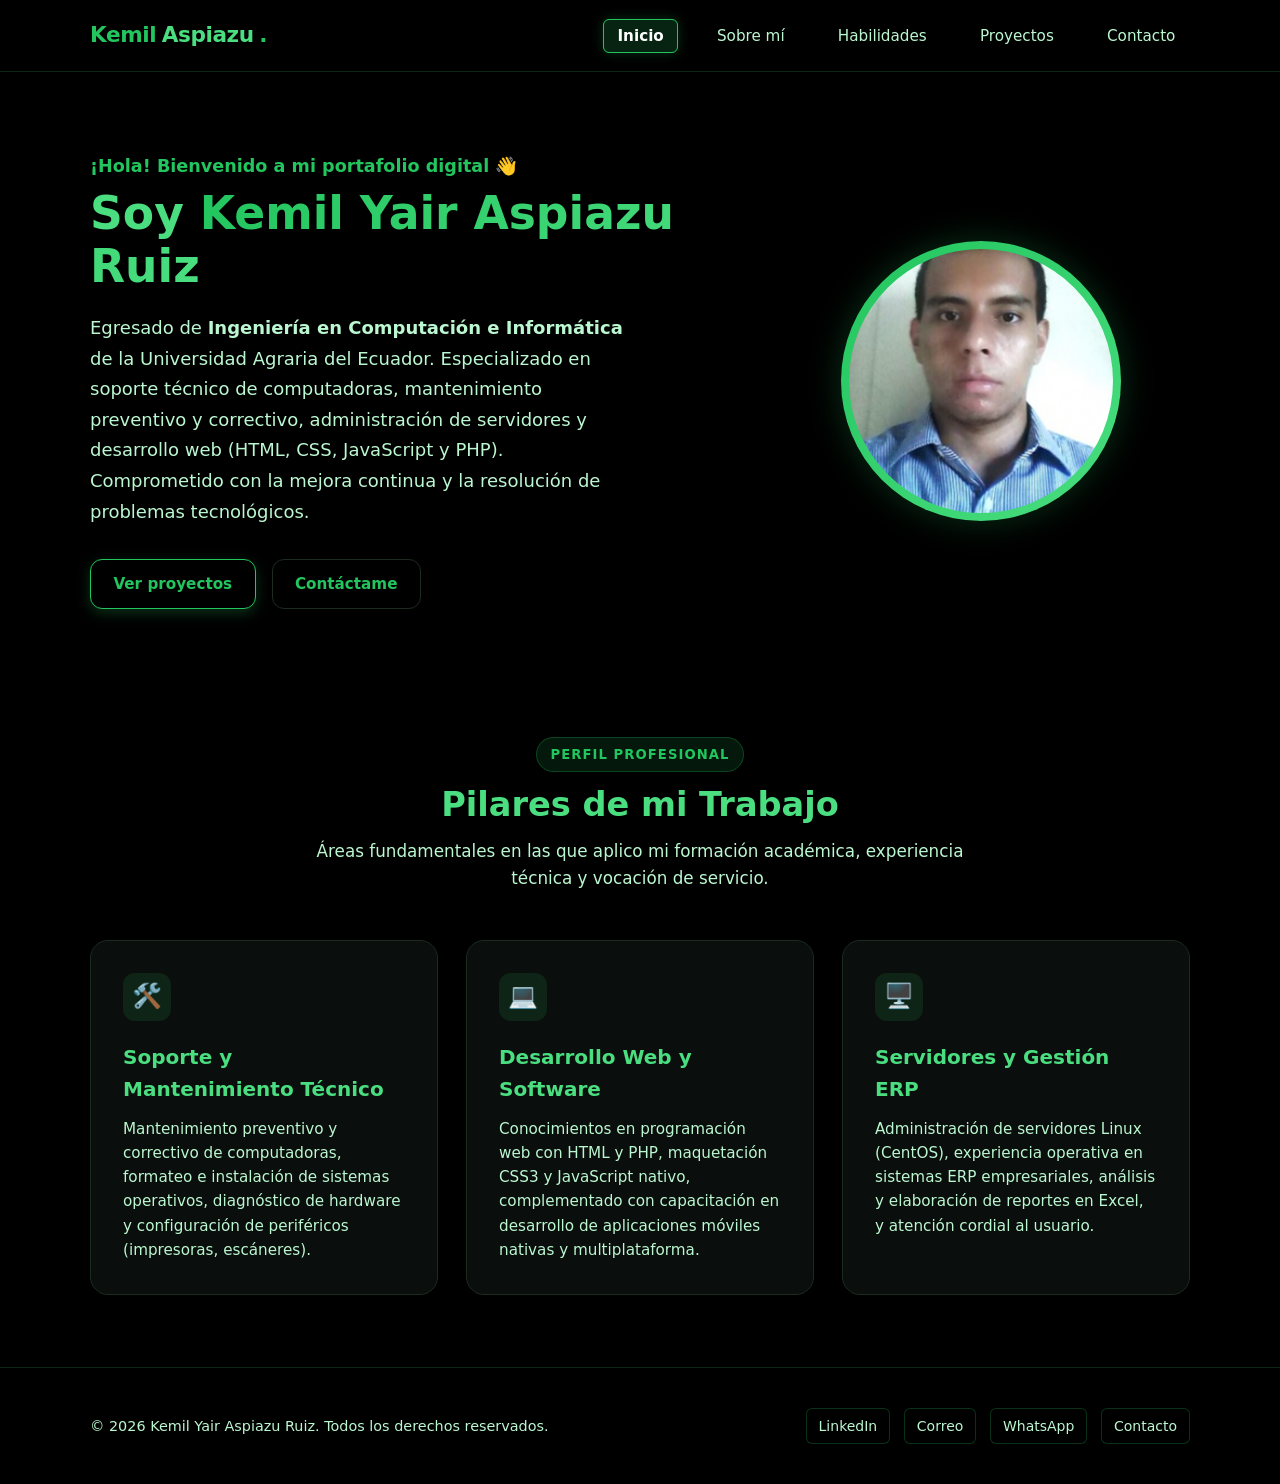
<file: index.html>
<!DOCTYPE html>
<html lang="es">
<head>
  <meta charset="UTF-8">
  <meta name="viewport" content="width=device-width, initial-scale=1.0">
  <meta name="description" content="Portafolio Profesional de Kemil Yair Aspiazu Ruiz - Ingeniero en Computación e Informática, Soporte Técnico y Desarrollo Web.">
  <title>Inicio | Kemil Yair Aspiazu Ruiz</title>

  <!-- Hojas de estilo oficiales: global.css primero, pages.css después -->
  <link rel="stylesheet" href="css/global.css">
  <link rel="stylesheet" href="css/pages.css">
</head>
<body>

  <!-- Encabezado y Barra de Navegación Compartida -->
  <header class="site-header">
    <nav class="navbar container">
      <a href="index.html" class="logo">
        <span>Kemil</span>Aspiazu<span>.</span>
      </a>
      <button class="menu-toggle" id="menu-toggle" aria-label="Abrir menú de navegación" aria-expanded="false">
        ☰
      </button>
      <ul class="nav-menu" id="nav-menu">
        <li><a href="index.html" class="nav-link">Inicio</a></li>
        <li><a href="about.html" class="nav-link">Sobre mí</a></li>
        <li><a href="skills.html" class="nav-link">Habilidades</a></li>
        <li><a href="projects.html" class="nav-link">Proyectos</a></li>
        <li><a href="contact.html" class="nav-link">Contacto</a></li>
      </ul>
    </nav>
  </header>

  <!-- Contenido Principal de Inicio -->
  <main>
    <!-- Sección Hero con Información Real de Kemil -->
    <section class="hero">
      <div class="container hero-grid">
        <div class="hero-content">
          <span class="hero-greeting">¡Hola! Bienvenido a mi portafolio digital 👋</span>
          <h1 class="hero-title">Soy <span>Kemil Yair Aspiazu Ruiz</span></h1>
          <p class="hero-desc">
            Egresado de <strong>Ingeniería en Computación e Informática</strong> de la Universidad Agraria del Ecuador. Especializado en soporte técnico de computadoras, mantenimiento preventivo y correctivo, administración de servidores y desarrollo web (HTML, CSS, JavaScript y PHP). Comprometido con la mejora continua y la resolución de problemas tecnológicos.
          </p>
          <div class="hero-actions">
            <a href="projects.html" class="btn btn-primary">Ver proyectos</a>
            <a href="contact.html" class="btn btn-outline">Contáctame</a>
          </div>
        </div>
        <div class="hero-media">
          <div class="hero-avatar-wrapper">
            <img src="assets/img/foto_cv.png" alt="Avatar profesional de Kemil Yair Aspiazu Ruiz" class="hero-avatar">
          </div>
        </div>
      </div>
    </section>

    <!-- Sección Resumen / Pilares Profesionales -->
    <section class="section">
      <div class="container">
        <div class="section-header">
          <span class="section-tag">Perfil Profesional</span>
          <h2 class="section-title">Pilares de mi Trabajo</h2>
          <p class="section-desc">
            Áreas fundamentales en las que aplico mi formación académica, experiencia técnica y vocación de servicio.
          </p>
        </div>

        <div class="highlights-grid">
          <!-- Tarjeta 1: Soporte Técnico -->
          <article class="highlight-card">
            <div class="highlight-icon">🛠️</div>
            <h3 class="highlight-title">Soporte y Mantenimiento Técnico</h3>
            <p class="highlight-desc">
              Mantenimiento preventivo y correctivo de computadoras, formateo e instalación de sistemas operativos, diagnóstico de hardware y configuración de periféricos (impresoras, escáneres).
            </p>
          </article>

          <!-- Tarjeta 2: Desarrollo y Software -->
          <article class="highlight-card">
            <div class="highlight-icon">💻</div>
            <h3 class="highlight-title">Desarrollo Web y Software</h3>
            <p class="highlight-desc">
              Conocimientos en programación web con HTML y PHP, maquetación CSS3 y JavaScript nativo, complementado con capacitación en desarrollo de aplicaciones móviles nativas y multiplataforma.
            </p>
          </article>

          <!-- Tarjeta 3: Servidores y Gestión -->
          <article class="highlight-card">
            <div class="highlight-icon">🖥️</div>
            <h3 class="highlight-title">Servidores y Gestión ERP</h3>
            <p class="highlight-desc">
              Administración de servidores Linux (CentOS), experiencia operativa en sistemas ERP empresariales, análisis y elaboración de reportes en Excel, y atención cordial al usuario.
            </p>
          </article>
        </div>
      </div>
    </section>
  </main>

  <!-- Pie de Página Compartido -->
  <footer class="site-footer">
    <div class="container footer-content">
      <p class="footer-text">
        &copy; <span id="current-year"></span> Kemil Yair Aspiazu Ruiz. Todos los derechos reservados.
      </p>
      <div class="footer-socials">
        <a href="https://www.linkedin.com/in/kemil-yair-aspiazu-ruiz-585397119/" target="_blank" rel="noopener noreferrer" class="footer-link">LinkedIn</a>
        <a href="mailto:kyar10@hotmail.com" class="footer-link">Correo</a>
        <a href="https://wa.me/593960879165" target="_blank" rel="noopener noreferrer" class="footer-link">WhatsApp</a>
        <a href="contact.html" class="footer-link">Contacto</a>
      </div>
    </div>
  </footer>

  <!-- Script Global -->
  <script src="js/main.js"></script>
</body>
</html>
</file>
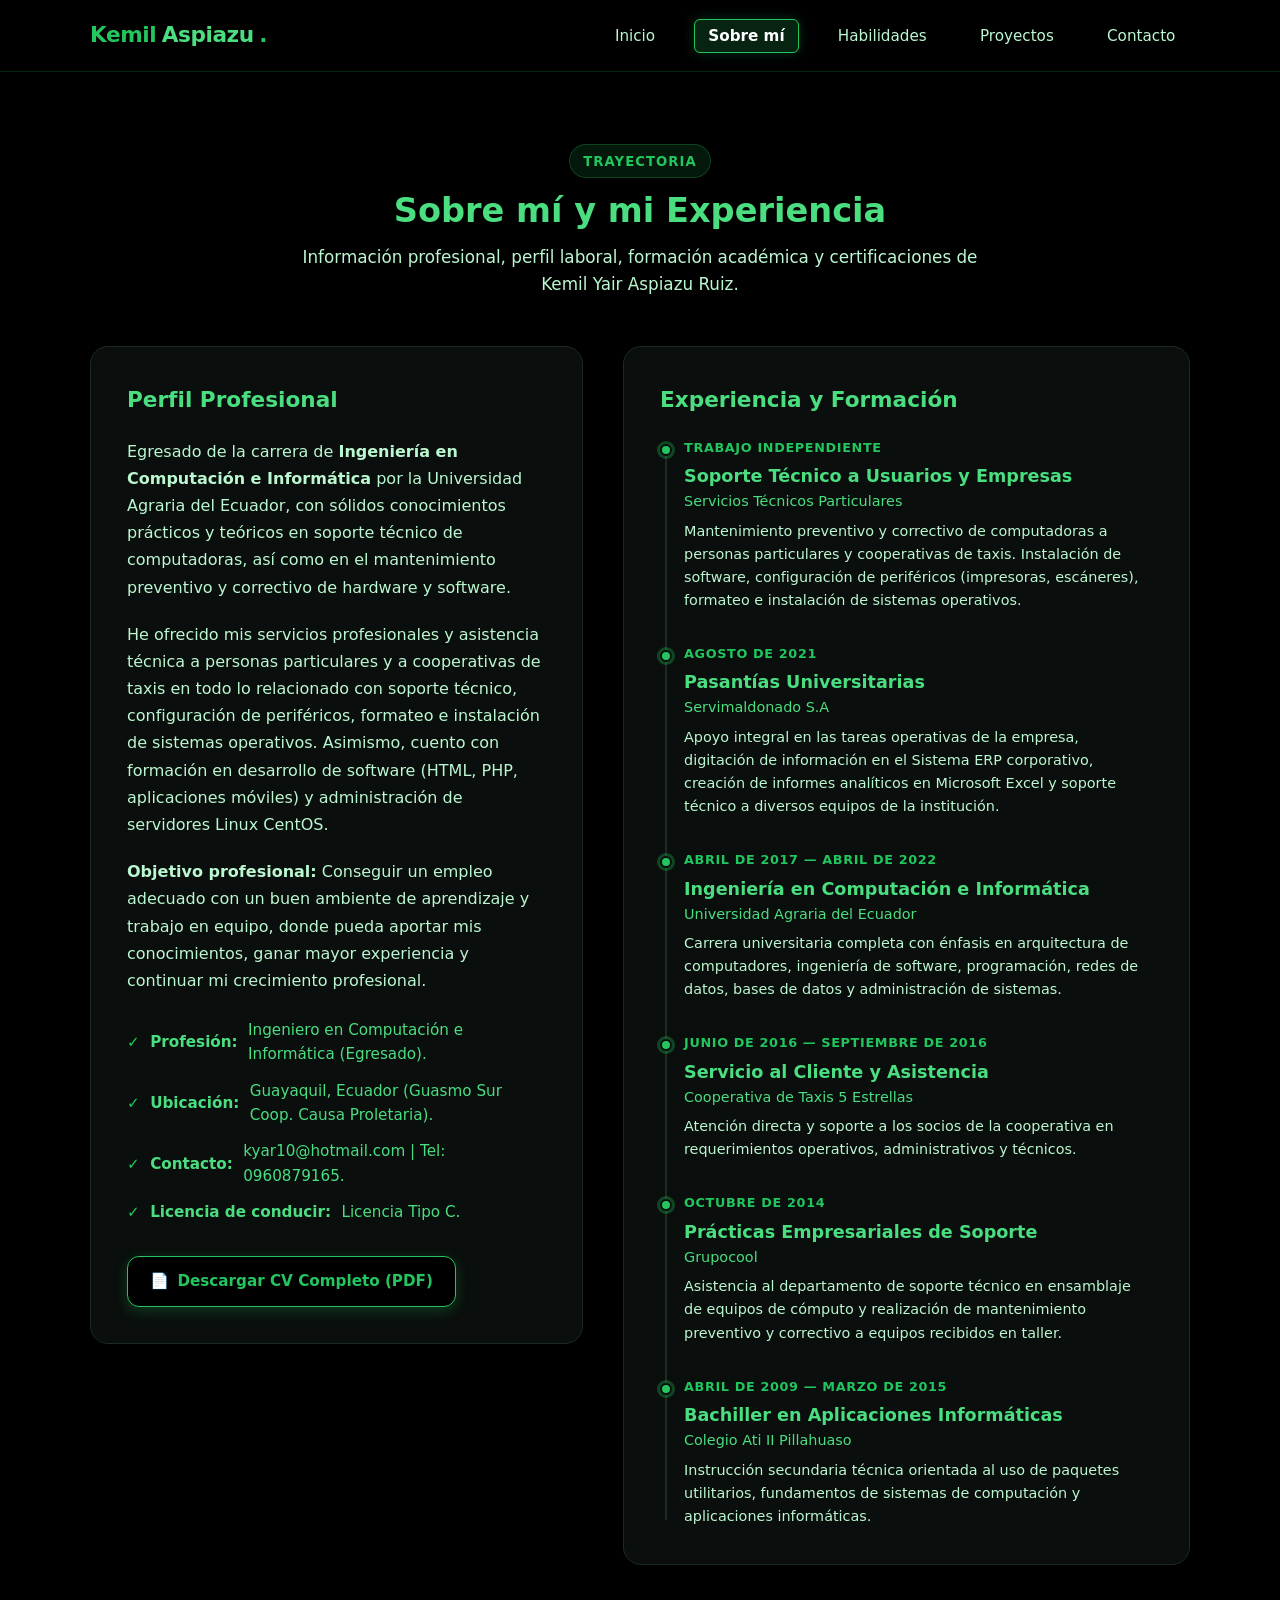
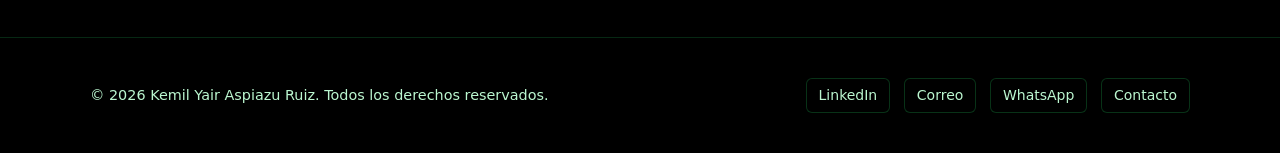
<file: about.html>
<!DOCTYPE html>
<html lang="es">
<head>
  <meta charset="UTF-8">
  <meta name="viewport" content="width=device-width, initial-scale=1.0">
  <meta name="description" content="Sobre mí - Perfil profesional, biografía y trayectoria laboral y académica de Kemil Yair Aspiazu Ruiz.">
  <title>Sobre mí | Kemil Yair Aspiazu Ruiz</title>

  <!-- Hojas de estilo oficiales: global.css primero, pages.css después -->
  <link rel="stylesheet" href="css/global.css">
  <link rel="stylesheet" href="css/pages.css">
</head>
<body>

  <!-- Encabezado y Barra de Navegación Compartida -->
  <header class="site-header">
    <nav class="navbar container">
      <a href="index.html" class="logo">
        <span>Kemil</span>Aspiazu<span>.</span>
      </a>
      <button class="menu-toggle" id="menu-toggle" aria-label="Abrir menú de navegación" aria-expanded="false">
        ☰
      </button>
      <ul class="nav-menu" id="nav-menu">
        <li><a href="index.html" class="nav-link">Inicio</a></li>
        <li><a href="about.html" class="nav-link">Sobre mí</a></li>
        <li><a href="skills.html" class="nav-link">Habilidades</a></li>
        <li><a href="projects.html" class="nav-link">Proyectos</a></li>
        <li><a href="contact.html" class="nav-link">Contacto</a></li>
      </ul>
    </nav>
  </header>

  <!-- Contenido Principal de Sobre Mí -->
  <main>
    <section class="section">
      <div class="container">
        <!-- Encabezado de la página -->
        <div class="section-header">
          <span class="section-tag">Trayectoria</span>
          <h1 class="section-title">Sobre mí y mi Experiencia</h1>
          <p class="section-desc">
            Información profesional, perfil laboral, formación académica y certificaciones de Kemil Yair Aspiazu Ruiz.
          </p>
        </div>

        <!-- Cuadrícula de 2 columnas -->
        <div class="about-grid">
          <!-- Tarjeta Izquierda: Biografía y Datos del CV -->
          <article class="about-bio-card">
            <h2 class="card-title">Perfil Profesional</h2>
            
            <p class="bio-paragraph">
              Egresado de la carrera de <strong>Ingeniería en Computación e Informática</strong> por la Universidad Agraria del Ecuador, con sólidos conocimientos prácticos y teóricos en soporte técnico de computadoras, así como en el mantenimiento preventivo y correctivo de hardware y software.
            </p>

            <p class="bio-paragraph">
              He ofrecido mis servicios profesionales y asistencia técnica a personas particulares y a cooperativas de taxis en todo lo relacionado con soporte técnico, configuración de periféricos, formateo e instalación de sistemas operativos. Asimismo, cuento con formación en desarrollo de software (HTML, PHP, aplicaciones móviles) y administración de servidores Linux CentOS.
            </p>

            <p class="bio-paragraph">
              <strong>Objetivo profesional:</strong> Conseguir un empleo adecuado con un buen ambiente de aprendizaje y trabajo en equipo, donde pueda aportar mis conocimientos, ganar mayor experiencia y continuar mi crecimiento profesional.
            </p>

            <ul class="bio-list">
              <li class="bio-list-item">
                <span class="bullet">✓</span> <strong>Profesión:</strong> Ingeniero en Computación e Informática (Egresado).
              </li>
              <li class="bio-list-item">
                <span class="bullet">✓</span> <strong>Ubicación:</strong> Guayaquil, Ecuador (Guasmo Sur Coop. Causa Proletaria).
              </li>
              <li class="bio-list-item">
                <span class="bullet">✓</span> <strong>Contacto:</strong> kyar10@hotmail.com | Tel: 0960879165.
              </li>
              <li class="bio-list-item">
                <span class="bullet">✓</span> <strong>Licencia de conducir:</strong> Licencia Tipo C.
              </li>
            </ul>

            <!-- Botón de descarga de CV -->
            <a href="assets/docs/cv.pdf" class="btn btn-primary" download="CV-Kemil-Yair-Aspiazu-Ruiz.pdf">
              <span>📄</span> Descargar CV Completo (PDF)
            </a>
          </article>

          <!-- Tarjeta Derecha: Línea de Tiempo (Experiencia y Educación) -->
          <article class="about-timeline-card">
            <h2 class="card-title">Experiencia y Formación</h2>

            <div class="timeline-list">
              <!-- Hito 1: Trabajo Independiente -->
              <div class="timeline-item">
                <div class="timeline-period">Trabajo Independiente</div>
                <h3 class="timeline-role">Soporte Técnico a Usuarios y Empresas</h3>
                <div class="timeline-place">Servicios Técnicos Particulares</div>
                <p class="timeline-desc">
                  Mantenimiento preventivo y correctivo de computadoras a personas particulares y cooperativas de taxis. Instalación de software, configuración de periféricos (impresoras, escáneres), formateo e instalación de sistemas operativos.
                </p>
              </div>

              <!-- Hito 2: Servimaldonado S.A -->
              <div class="timeline-item">
                <div class="timeline-period">Agosto de 2021</div>
                <h3 class="timeline-role">Pasantías Universitarias</h3>
                <div class="timeline-place">Servimaldonado S.A</div>
                <p class="timeline-desc">
                  Apoyo integral en las tareas operativas de la empresa, digitación de información en el Sistema ERP corporativo, creación de informes analíticos en Microsoft Excel y soporte técnico a diversos equipos de la institución.
                </p>
              </div>

              <!-- Hito 3: Universidad Agraria del Ecuador -->
              <div class="timeline-item">
                <div class="timeline-period">Abril de 2017 — Abril de 2022</div>
                <h3 class="timeline-role">Ingeniería en Computación e Informática</h3>
                <div class="timeline-place">Universidad Agraria del Ecuador</div>
                <p class="timeline-desc">
                  Carrera universitaria completa con énfasis en arquitectura de computadores, ingeniería de software, programación, redes de datos, bases de datos y administración de sistemas.
                </p>
              </div>

              <!-- Hito 4: Cooperativa 5 Estrellas -->
              <div class="timeline-item">
                <div class="timeline-period">Junio de 2016 — Septiembre de 2016</div>
                <h3 class="timeline-role">Servicio al Cliente y Asistencia</h3>
                <div class="timeline-place">Cooperativa de Taxis 5 Estrellas</div>
                <p class="timeline-desc">
                  Atención directa y soporte a los socios de la cooperativa en requerimientos operativos, administrativos y técnicos.
                </p>
              </div>

              <!-- Hito 5: Grupocool -->
              <div class="timeline-item">
                <div class="timeline-period">Octubre de 2014</div>
                <h3 class="timeline-role">Prácticas Empresariales de Soporte</h3>
                <div class="timeline-place">Grupocool</div>
                <p class="timeline-desc">
                  Asistencia al departamento de soporte técnico en ensamblaje de equipos de cómputo y realización de mantenimiento preventivo y correctivo a equipos recibidos en taller.
                </p>
              </div>

              <!-- Hito 6: Colegio Ati II Pillahuaso -->
              <div class="timeline-item">
                <div class="timeline-period">Abril de 2009 — Marzo de 2015</div>
                <h3 class="timeline-role">Bachiller en Aplicaciones Informáticas</h3>
                <div class="timeline-place">Colegio Ati II Pillahuaso</div>
                <p class="timeline-desc">
                  Instrucción secundaria técnica orientada al uso de paquetes utilitarios, fundamentos de sistemas de computación y aplicaciones informáticas.
                </p>
              </div>
            </div>
          </article>
        </div>
      </div>
    </section>
  </main>

  <!-- Pie de Página Compartido -->
  <footer class="site-footer">
    <div class="container footer-content">
      <p class="footer-text">
        &copy; <span id="current-year"></span> Kemil Yair Aspiazu Ruiz. Todos los derechos reservados.
      </p>
      <div class="footer-socials">
        <a href="https://www.linkedin.com/in/kemil-yair-aspiazu-ruiz-585397119/" target="_blank" rel="noopener noreferrer" class="footer-link">LinkedIn</a>
        <a href="mailto:kyar10@hotmail.com" class="footer-link">Correo</a>
        <a href="https://wa.me/593960879165" target="_blank" rel="noopener noreferrer" class="footer-link">WhatsApp</a>
        <a href="contact.html" class="footer-link">Contacto</a>
      </div>
    </div>
  </footer>

  <!-- Script Global -->
  <script src="js/main.js"></script>
</body>
</html>
</file>
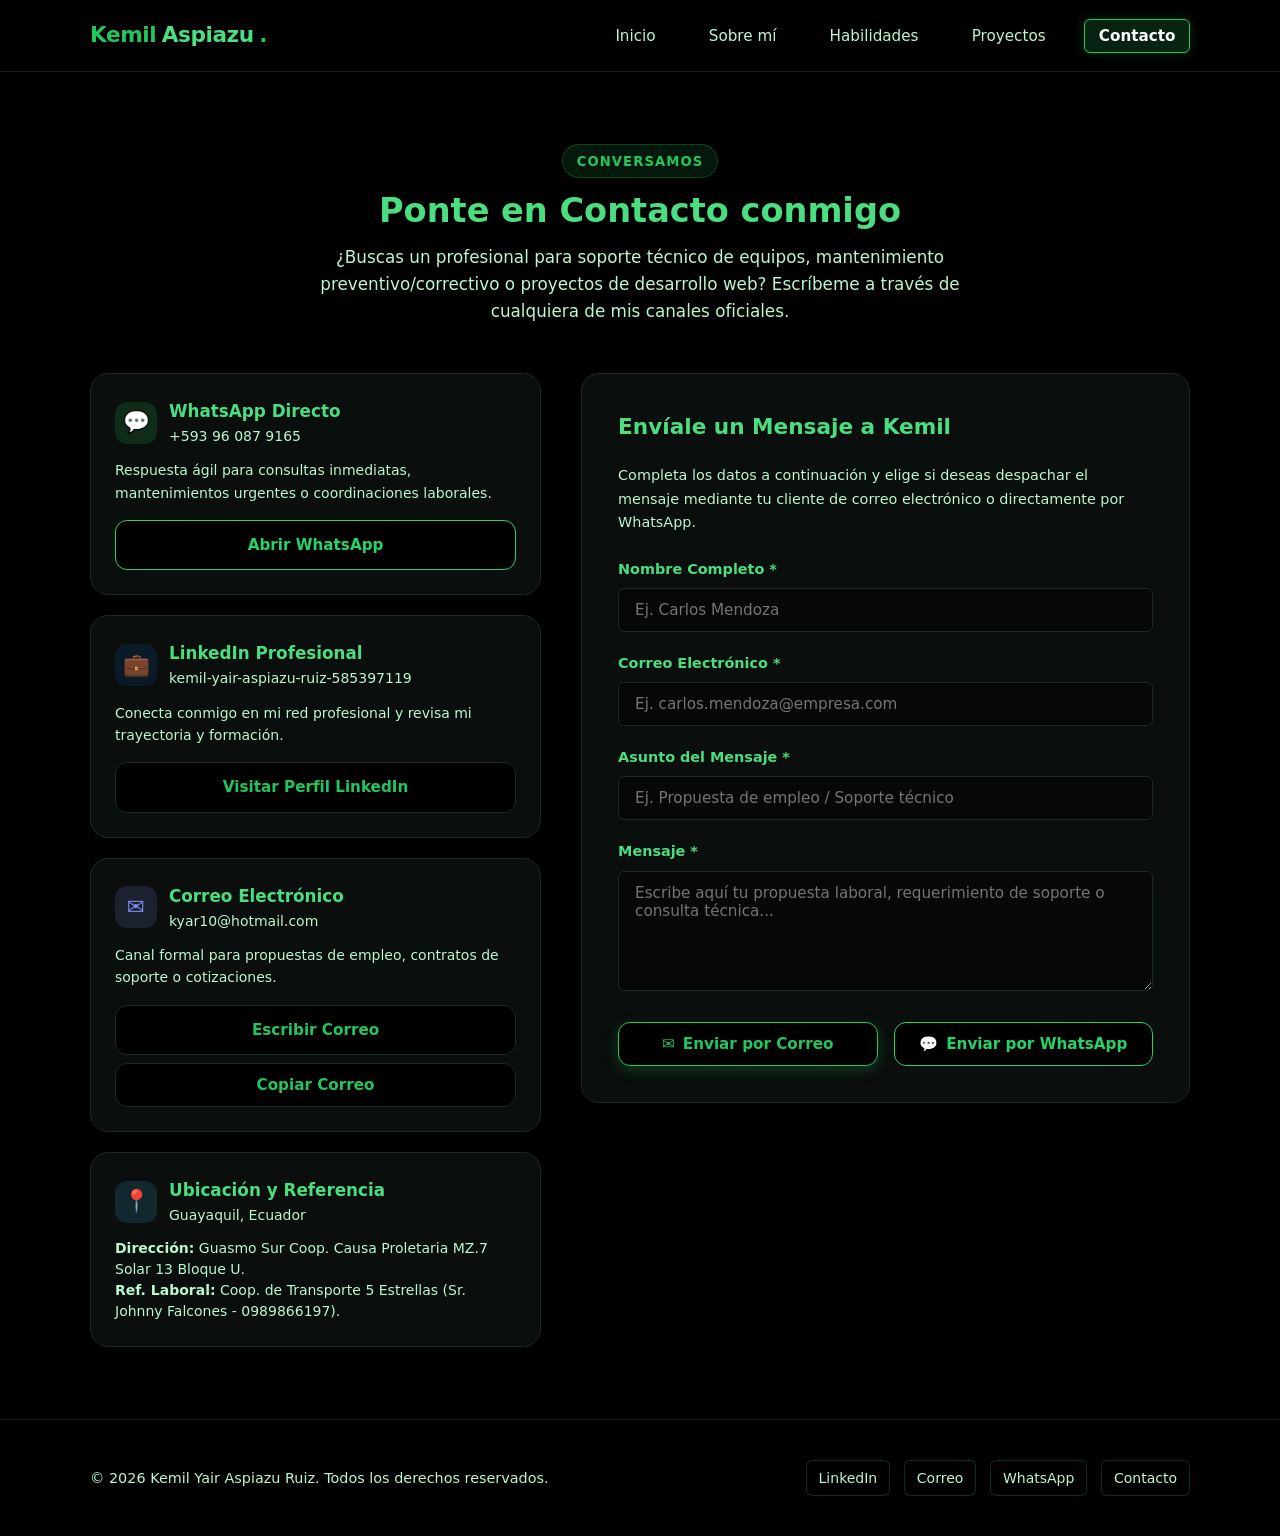
<file: contact.html>
<!DOCTYPE html>
<html lang="es">
<head>
  <meta charset="UTF-8">
  <meta name="viewport" content="width=device-width, initial-scale=1.0">
  <meta name="description" content="Contacto - Comunícate directamente con Kemil Yair Aspiazu Ruiz por WhatsApp, LinkedIn, correo electrónico o formulario interactivo.">
  <title>Contacto | Kemil Yair Aspiazu Ruiz</title>

  <!-- Hojas de estilo oficiales: global.css primero, pages.css después -->
  <link rel="stylesheet" href="css/global.css">
  <link rel="stylesheet" href="css/pages.css">
</head>
<body>

  <!-- Encabezado y Barra de Navegación Compartida -->
  <header class="site-header">
    <nav class="navbar container">
      <a href="index.html" class="logo">
        <span>Kemil</span>Aspiazu<span>.</span>
      </a>
      <button class="menu-toggle" id="menu-toggle" aria-label="Abrir menú de navegación" aria-expanded="false">
        ☰
      </button>
      <ul class="nav-menu" id="nav-menu">
        <li><a href="index.html" class="nav-link">Inicio</a></li>
        <li><a href="about.html" class="nav-link">Sobre mí</a></li>
        <li><a href="skills.html" class="nav-link">Habilidades</a></li>
        <li><a href="projects.html" class="nav-link">Proyectos</a></li>
        <li><a href="contact.html" class="nav-link">Contacto</a></li>
      </ul>
    </nav>
  </header>

  <!-- Contenido Principal de Contacto -->
  <main>
    <section class="section">
      <div class="container">
        <!-- Encabezado de la página -->
        <div class="section-header">
          <span class="section-tag">Conversamos</span>
          <h1 class="section-title">Ponte en Contacto conmigo</h1>
          <p class="section-desc">
            ¿Buscas un profesional para soporte técnico de equipos, mantenimiento preventivo/correctivo o proyectos de desarrollo web? Escríbeme a través de cualquiera de mis canales oficiales.
          </p>
        </div>

        <!-- Cuadrícula de Contacto (2 Columnas) -->
        <div class="contact-grid">
          
          <!-- Columna Izquierda: Canales Directos -->
          <aside class="contact-channels">
            
            <!-- Canal 1: WhatsApp -->
            <article class="channel-card">
              <div class="channel-header">
                <div class="channel-icon whatsapp">💬</div>
                <div>
                  <h2 class="channel-name">WhatsApp Directo</h2>
                  <p class="channel-detail">+593 96 087 9165</p>
                </div>
              </div>
              <p class="section-desc" style="font-size: 0.875rem;">
                Respuesta ágil para consultas inmediatas, mantenimientos urgentes o coordinaciones laborales.
              </p>
              <div class="channel-action">
                <a href="https://wa.me/593960879165?text=Hola%20Kemil,%20vi%20tu%20Portafolio%20Web%20y%20me%20gustar%C3%ADa%20conversar%20contigo." target="_blank" rel="noopener noreferrer" class="btn btn-whatsapp">
                  Abrir WhatsApp
                </a>
              </div>
            </article>

            <!-- Canal 2: LinkedIn -->
            <article class="channel-card">
              <div class="channel-header">
                <div class="channel-icon linkedin">💼</div>
                <div>
                  <h2 class="channel-name">LinkedIn Profesional</h2>
                  <p class="channel-detail">kemil-yair-aspiazu-ruiz-585397119</p>
                </div>
              </div>
              <p class="section-desc" style="font-size: 0.875rem;">
                Conecta conmigo en mi red profesional y revisa mi trayectoria y formación.
              </p>
              <div class="channel-action">
                <a href="https://www.linkedin.com/in/kemil-yair-aspiazu-ruiz-585397119/" target="_blank" rel="noopener noreferrer" class="btn btn-outline">
                  Visitar Perfil LinkedIn
                </a>
              </div>
            </article>

            <!-- Canal 3: Correo Electrónico + Botón Copiar -->
            <article class="channel-card">
              <div class="channel-header">
                <div class="channel-icon email">✉️</div>
                <div>
                  <h2 class="channel-name">Correo Electrónico</h2>
                  <p class="channel-detail">kyar10@hotmail.com</p>
                </div>
              </div>
              <p class="section-desc" style="font-size: 0.875rem;">
                Canal formal para propuestas de empleo, contratos de soporte o cotizaciones.
              </p>
              <div class="channel-action" style="display: flex; flex-direction: column; gap: 0.5rem;">
                <a href="mailto:kyar10@hotmail.com" class="btn btn-outline">
                  Escribir Correo
                </a>
                <button type="button" class="btn btn-outline" id="copy-email-btn">
                  Copiar Correo
                </button>
              </div>
            </article>

            <!-- Canal 4: Ubicación y Referencia Profesional -->
            <article class="channel-card">
              <div class="channel-header">
                <div class="channel-icon" style="background-color: rgba(56, 189, 248, 0.15); color: #38bdf8;">📍</div>
                <div>
                  <h2 class="channel-name">Ubicación y Referencia</h2>
                  <p class="channel-detail">Guayaquil, Ecuador</p>
                </div>
              </div>
              <p class="section-desc" style="font-size: 0.875rem; line-height: 1.5;">
                <strong>Dirección:</strong> Guasmo Sur Coop. Causa Proletaria MZ.7 Solar 13 Bloque U.<br>
                <strong>Ref. Laboral:</strong> Coop. de Transporte 5 Estrellas (Sr. Johnny Falcones - 0989866197).
              </p>
            </article>

          </aside>

          <!-- Columna Derecha: Formulario Validado -->
          <section class="contact-form-card">
            <h2 class="card-title">Envíale un Mensaje a Kemil</h2>
            <p class="section-desc" style="font-size: 0.9rem; margin-bottom: 1.5rem;">
              Completa los datos a continuación y elige si deseas despachar el mensaje mediante tu cliente de correo electrónico o directamente por WhatsApp.
            </p>

            <!-- Contenedor dinámico de alertas y feedback para validación JS -->
            <div id="form-feedback" class="form-feedback" role="alert" aria-live="polite"></div>

            <form id="contact-form" novalidate>
              <!-- Campo: Nombre -->
              <div class="form-group">
                <label for="name" class="form-label">Nombre Completo *</label>
                <input type="text" id="name" name="name" class="form-control" placeholder="Ej. Carlos Mendoza" required>
              </div>

              <!-- Campo: Correo -->
              <div class="form-group">
                <label for="email" class="form-label">Correo Electrónico *</label>
                <input type="email" id="email" name="email" class="form-control" placeholder="Ej. carlos.mendoza@empresa.com" required>
              </div>

              <!-- Campo: Asunto -->
              <div class="form-group">
                <label for="subject" class="form-label">Asunto del Mensaje *</label>
                <input type="text" id="subject" name="subject" class="form-control" placeholder="Ej. Propuesta de empleo / Soporte técnico" required>
              </div>

              <!-- Campo: Mensaje -->
              <div class="form-group">
                <label for="message" class="form-label">Mensaje *</label>
                <textarea id="message" name="message" class="form-control" rows="5" placeholder="Escribe aquí tu propuesta laboral, requerimiento de soporte o consulta técnica..." required></textarea>
              </div>

              <!-- Botones de Acción (Envío por Correo o WhatsApp) -->
              <div class="form-actions">
                <button type="submit" class="btn btn-primary" id="submit-email-btn">
                  <span>✉️</span> Enviar por Correo
                </button>
                <button type="button" class="btn btn-whatsapp" id="send-whatsapp-btn">
                  <span>💬</span> Enviar por WhatsApp
                </button>
              </div>
            </form>
          </section>

        </div>
      </div>
    </section>
  </main>

  <!-- Pie de Página Compartido -->
  <footer class="site-footer">
    <div class="container footer-content">
      <p class="footer-text">
        &copy; <span id="current-year"></span> Kemil Yair Aspiazu Ruiz. Todos los derechos reservados.
      </p>
      <div class="footer-socials">
        <a href="https://www.linkedin.com/in/kemil-yair-aspiazu-ruiz-585397119/" target="_blank" rel="noopener noreferrer" class="footer-link">LinkedIn</a>
        <a href="mailto:kyar10@hotmail.com" class="footer-link">Correo</a>
        <a href="https://wa.me/593960879165" target="_blank" rel="noopener noreferrer" class="footer-link">WhatsApp</a>
        <a href="contact.html" class="footer-link">Contacto</a>
      </div>
    </div>
  </footer>

  <!-- Scripts: main.js global y contact.js exclusivo para contact.html -->
  <script src="js/main.js"></script>
  <script src="js/contact.js"></script>
</body>
</html>
</file>
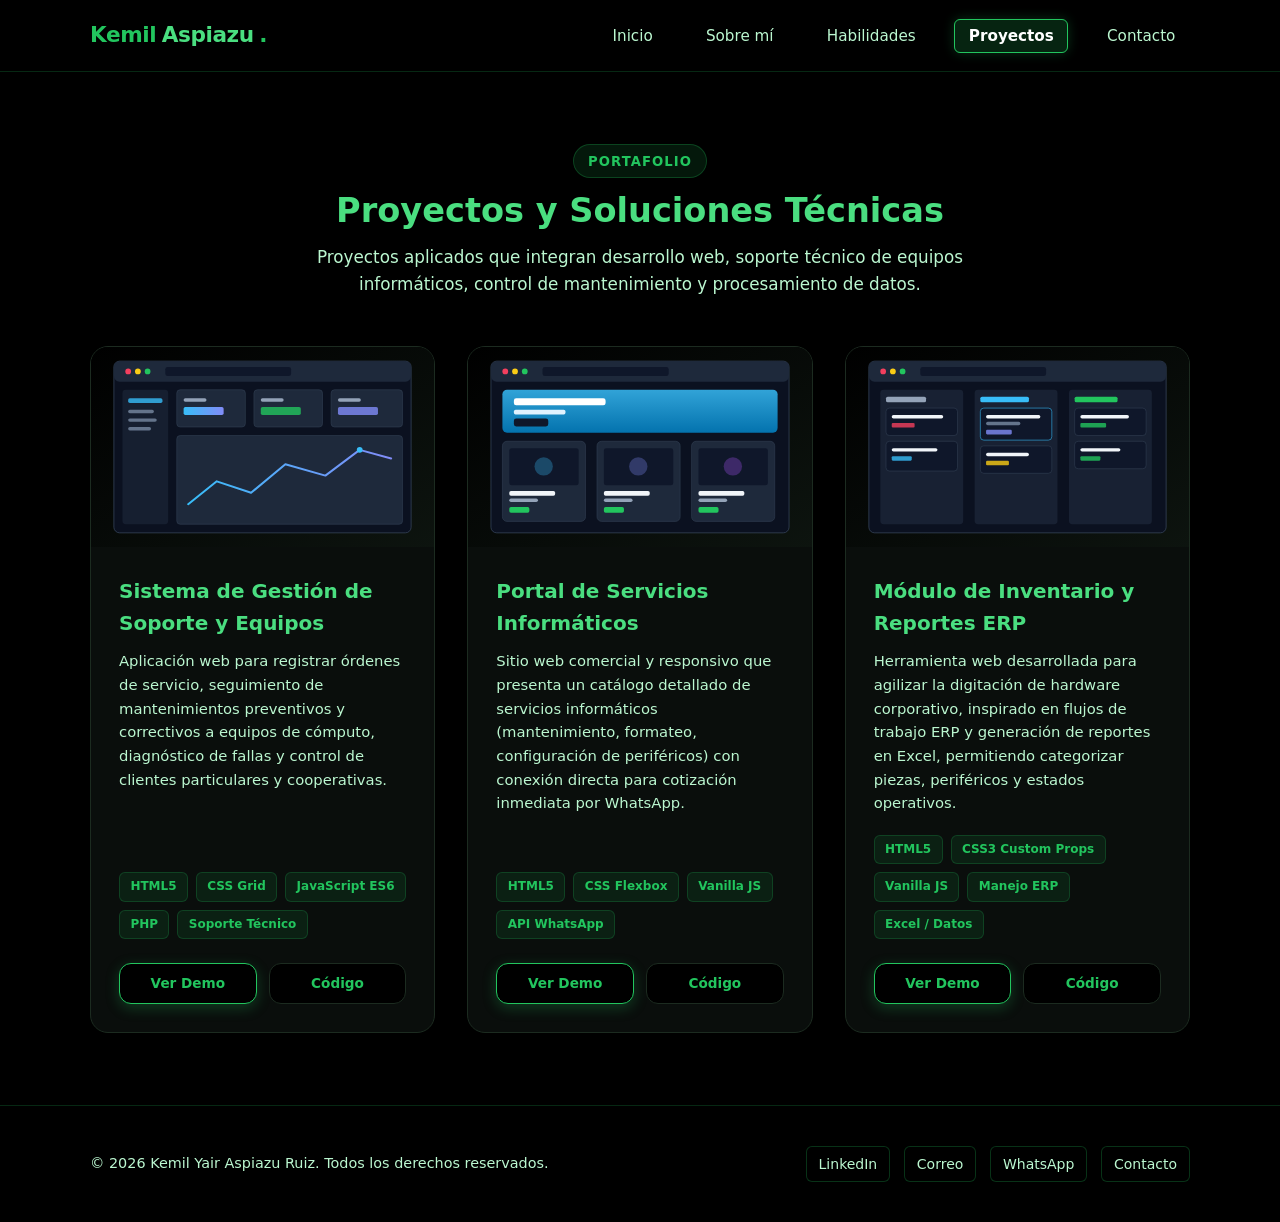
<file: projects.html>
<!DOCTYPE html>
<html lang="es">
<head>
  <meta charset="UTF-8">
  <meta name="viewport" content="width=device-width, initial-scale=1.0">
  <meta name="description" content="Proyectos de software, soporte técnico y desarrollo web realizados por Kemil Yair Aspiazu Ruiz.">
  <title>Proyectos | Kemil Yair Aspiazu Ruiz</title>

  <!-- Hojas de estilo oficiales: global.css primero, pages.css después -->
  <link rel="stylesheet" href="css/global.css">
  <link rel="stylesheet" href="css/pages.css">
</head>
<body>

  <!-- Encabezado y Barra de Navegación Compartida -->
  <header class="site-header">
    <nav class="navbar container">
      <a href="index.html" class="logo">
        <span>Kemil</span>Aspiazu<span>.</span>
      </a>
      <button class="menu-toggle" id="menu-toggle" aria-label="Abrir menú de navegación" aria-expanded="false">
        ☰
      </button>
      <ul class="nav-menu" id="nav-menu">
        <li><a href="index.html" class="nav-link">Inicio</a></li>
        <li><a href="about.html" class="nav-link">Sobre mí</a></li>
        <li><a href="skills.html" class="nav-link">Habilidades</a></li>
        <li><a href="projects.html" class="nav-link">Proyectos</a></li>
        <li><a href="contact.html" class="nav-link">Contacto</a></li>
      </ul>
    </nav>
  </header>

  <!-- Contenido Principal de Proyectos -->
  <main>
    <section class="section">
      <div class="container">
        <!-- Encabezado de la página -->
        <div class="section-header">
          <span class="section-tag">Portafolio</span>
          <h1 class="section-title">Proyectos y Soluciones Técnicas</h1>
          <p class="section-desc">
            Proyectos aplicados que integran desarrollo web, soporte técnico de equipos informáticos, control de mantenimiento y procesamiento de datos.
          </p>
        </div>

        <!-- Cuadrícula de Proyectos -->
        <div class="projects-grid">
          
          <!-- Proyecto 1: Sistema de Registro y Control de Soporte Técnico -->
          <article class="project-card">
            <div class="project-img-wrapper">
              <img src="assets/img/project1.svg" alt="Vista previa del Sistema de Control de Soporte Técnico" class="project-img">
            </div>
            <div class="project-content">
              <h2 class="project-title">Sistema de Gestión de Soporte y Equipos</h2>
              <p class="project-desc">
                Aplicación web para registrar órdenes de servicio, seguimiento de mantenimientos preventivos y correctivos a equipos de cómputo, diagnóstico de fallas y control de clientes particulares y cooperativas.
              </p>
              <div class="project-badges">
                <span class="badge">HTML5</span>
                <span class="badge">CSS Grid</span>
                <span class="badge">JavaScript ES6</span>
                <span class="badge">PHP</span>
                <span class="badge">Soporte Técnico</span>
              </div>
              <div class="project-links">
                <a href="https://github.com" target="_blank" rel="noopener noreferrer" class="btn btn-primary">Ver Demo</a>
                <a href="https://github.com" target="_blank" rel="noopener noreferrer" class="btn btn-outline">Código</a>
              </div>
            </div>
          </article>

          <!-- Proyecto 2: Portal de Servicios Informáticos y Cotización -->
          <article class="project-card">
            <div class="project-img-wrapper">
              <img src="assets/img/project2.svg" alt="Vista previa del Portal de Servicios Informáticos" class="project-img">
            </div>
            <div class="project-content">
              <h2 class="project-title">Portal de Servicios Informáticos</h2>
              <p class="project-desc">
                Sitio web comercial y responsivo que presenta un catálogo detallado de servicios informáticos (mantenimiento, formateo, configuración de periféricos) con conexión directa para cotización inmediata por WhatsApp.
              </p>
              <div class="project-badges">
                <span class="badge">HTML5</span>
                <span class="badge">CSS Flexbox</span>
                <span class="badge">Vanilla JS</span>
                <span class="badge">API WhatsApp</span>
              </div>
              <div class="project-links">
                <a href="https://github.com" target="_blank" rel="noopener noreferrer" class="btn btn-primary">Ver Demo</a>
                <a href="https://github.com" target="_blank" rel="noopener noreferrer" class="btn btn-outline">Código</a>
              </div>
            </div>
          </article>

          <!-- Proyecto 3: Módulo de Control de Inventario y Reportes ERP -->
          <article class="project-card">
            <div class="project-img-wrapper">
              <img src="assets/img/project3.svg" alt="Vista previa del Módulo de Inventario y Reportes ERP" class="project-img">
            </div>
            <div class="project-content">
              <h2 class="project-title">Módulo de Inventario y Reportes ERP</h2>
              <p class="project-desc">
                Herramienta web desarrollada para agilizar la digitación de hardware corporativo, inspirado en flujos de trabajo ERP y generación de reportes en Excel, permitiendo categorizar piezas, periféricos y estados operativos.
              </p>
              <div class="project-badges">
                <span class="badge">HTML5</span>
                <span class="badge">CSS3 Custom Props</span>
                <span class="badge">Vanilla JS</span>
                <span class="badge">Manejo ERP</span>
                <span class="badge">Excel / Datos</span>
              </div>
              <div class="project-links">
                <a href="https://github.com" target="_blank" rel="noopener noreferrer" class="btn btn-primary">Ver Demo</a>
                <a href="https://github.com" target="_blank" rel="noopener noreferrer" class="btn btn-outline">Código</a>
              </div>
            </div>
          </article>

        </div>
      </div>
    </section>
  </main>

  <!-- Pie de Página Compartido -->
  <footer class="site-footer">
    <div class="container footer-content">
      <p class="footer-text">
        &copy; <span id="current-year"></span> Kemil Yair Aspiazu Ruiz. Todos los derechos reservados.
      </p>
      <div class="footer-socials">
        <a href="https://www.linkedin.com/in/kemil-yair-aspiazu-ruiz-585397119/" target="_blank" rel="noopener noreferrer" class="footer-link">LinkedIn</a>
        <a href="mailto:kyar10@hotmail.com" class="footer-link">Correo</a>
        <a href="https://wa.me/593960879165" target="_blank" rel="noopener noreferrer" class="footer-link">WhatsApp</a>
        <a href="contact.html" class="footer-link">Contacto</a>
      </div>
    </div>
  </footer>

  <!-- Script Global -->
  <script src="js/main.js"></script>
</body>
</html>
</file>
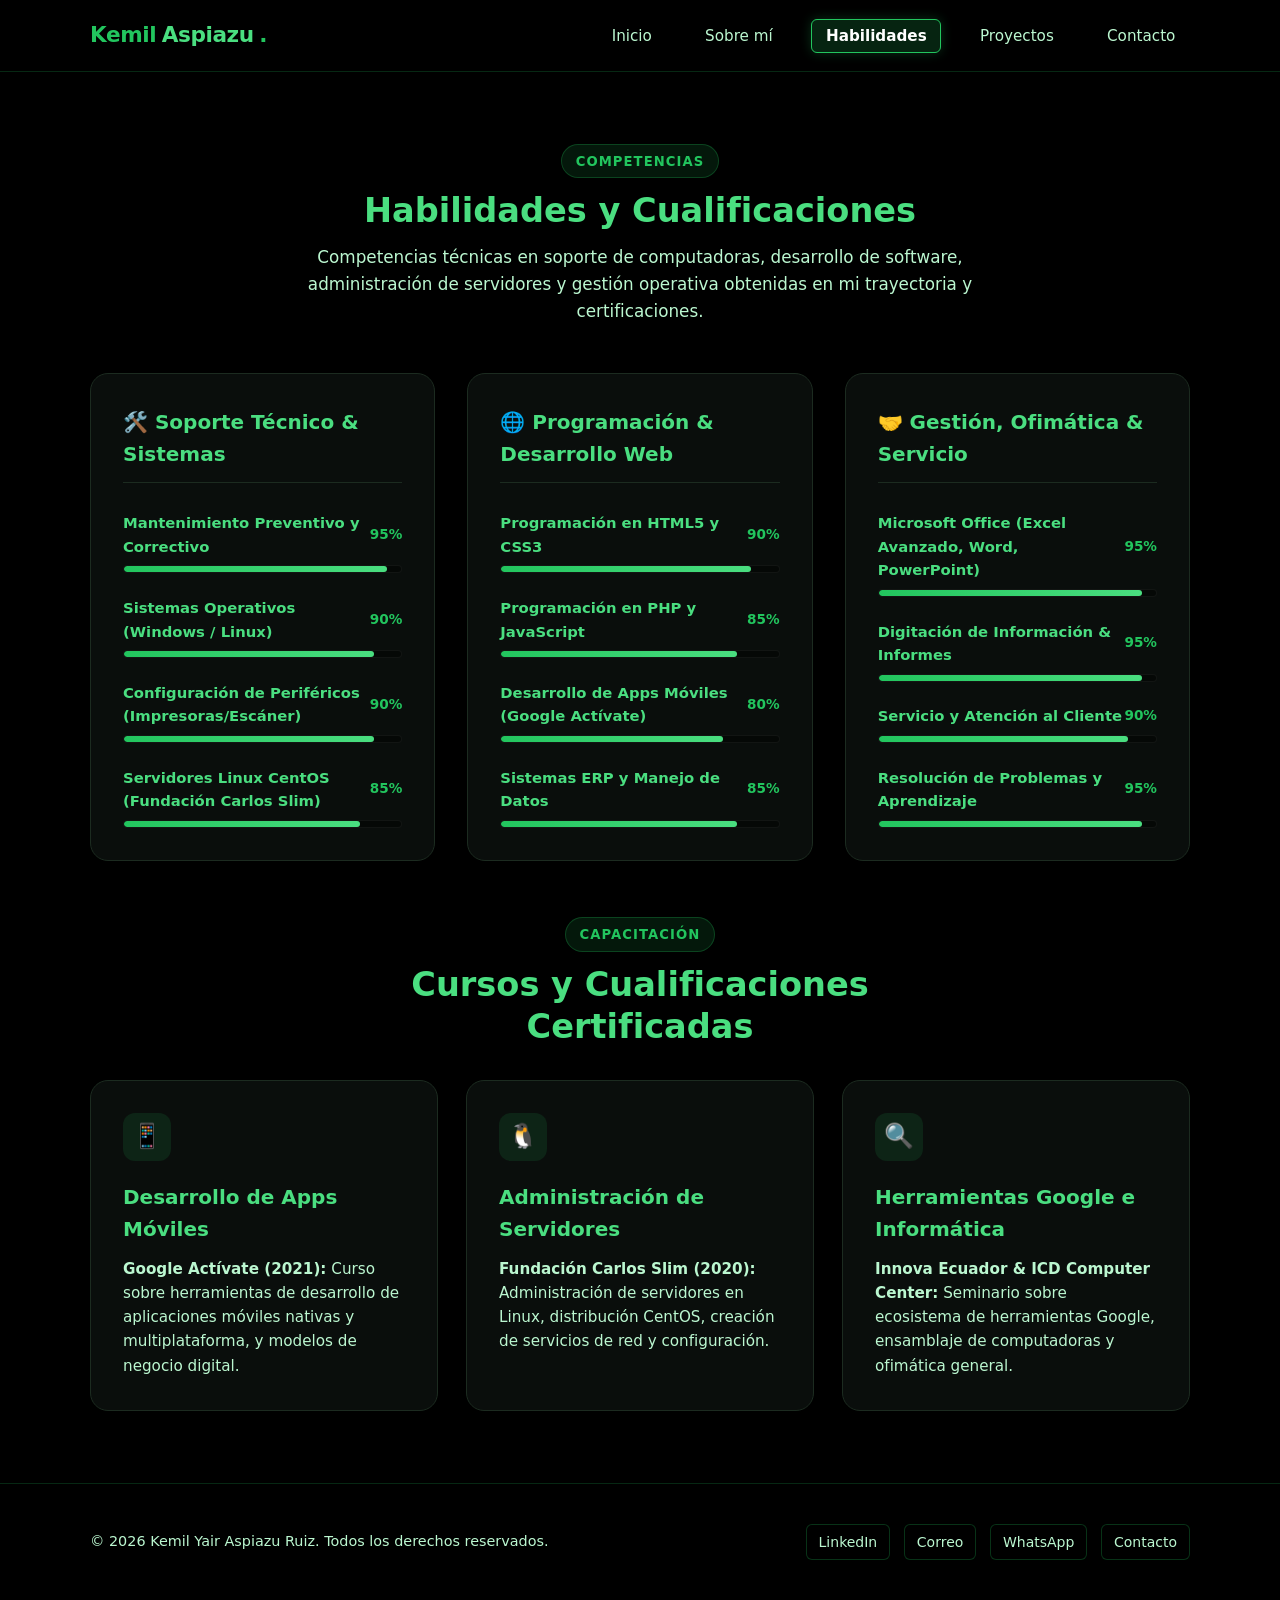
<file: skills.html>
<!DOCTYPE html>
<html lang="es">
<head>
  <meta charset="UTF-8">
  <meta name="viewport" content="width=device-width, initial-scale=1.0">
  <meta name="description" content="Habilidades técnicas, competencias y certificaciones de Kemil Yair Aspiazu Ruiz - Soporte técnico, desarrollo web y sistemas.">
  <title>Habilidades | Kemil Yair Aspiazu Ruiz</title>

  <!-- Hojas de estilo oficiales: global.css primero, pages.css después -->
  <link rel="stylesheet" href="css/global.css">
  <link rel="stylesheet" href="css/pages.css">
</head>
<body>

  <!-- Encabezado y Barra de Navegación Compartida -->
  <header class="site-header">
    <nav class="navbar container">
      <a href="index.html" class="logo">
        <span>Kemil</span>Aspiazu<span>.</span>
      </a>
      <button class="menu-toggle" id="menu-toggle" aria-label="Abrir menú de navegación" aria-expanded="false">
        ☰
      </button>
      <ul class="nav-menu" id="nav-menu">
        <li><a href="index.html" class="nav-link">Inicio</a></li>
        <li><a href="about.html" class="nav-link">Sobre mí</a></li>
        <li><a href="skills.html" class="nav-link">Habilidades</a></li>
        <li><a href="projects.html" class="nav-link">Proyectos</a></li>
        <li><a href="contact.html" class="nav-link">Contacto</a></li>
      </ul>
    </nav>
  </header>

  <!-- Contenido Principal de Habilidades -->
  <main>
    <section class="section">
      <div class="container">
        <!-- Encabezado de la página -->
        <div class="section-header">
          <span class="section-tag">Competencias</span>
          <h1 class="section-title">Habilidades y Cualificaciones</h1>
          <p class="section-desc">
            Competencias técnicas en soporte de computadoras, desarrollo de software, administración de servidores y gestión operativa obtenidas en mi trayectoria y certificaciones.
          </p>
        </div>

        <!-- Cuadrícula de Categorías de Habilidades -->
        <div class="skills-grid">
          
          <!-- Categoría 1: Soporte Técnico y Sistemas -->
          <article class="skill-category">
            <h2 class="category-title">🛠️ Soporte Técnico & Sistemas</h2>
            <div class="skills-list">
              <!-- Item 1 -->
              <div class="skill-item">
                <div class="skill-info">
                  <span class="skill-name">Mantenimiento Preventivo y Correctivo</span>
                  <span class="skill-percentage">95%</span>
                </div>
                <div class="progress-bar">
                  <div class="progress-fill" style="width: 95%;"></div>
                </div>
              </div>

              <!-- Item 2 -->
              <div class="skill-item">
                <div class="skill-info">
                  <span class="skill-name">Sistemas Operativos (Windows / Linux)</span>
                  <span class="skill-percentage">90%</span>
                </div>
                <div class="progress-bar">
                  <div class="progress-fill" style="width: 90%;"></div>
                </div>
              </div>

              <!-- Item 3 -->
              <div class="skill-item">
                <div class="skill-info">
                  <span class="skill-name">Configuración de Periféricos (Impresoras/Escáner)</span>
                  <span class="skill-percentage">90%</span>
                </div>
                <div class="progress-bar">
                  <div class="progress-fill" style="width: 90%;"></div>
                </div>
              </div>

              <!-- Item 4 -->
              <div class="skill-item">
                <div class="skill-info">
                  <span class="skill-name">Servidores Linux CentOS (Fundación Carlos Slim)</span>
                  <span class="skill-percentage">85%</span>
                </div>
                <div class="progress-bar">
                  <div class="progress-fill" style="width: 85%;"></div>
                </div>
              </div>
            </div>
          </article>

          <!-- Categoría 2: Desarrollo Web y Software -->
          <article class="skill-category">
            <h2 class="category-title">🌐 Programación & Desarrollo Web</h2>
            <div class="skills-list">
              <!-- Item 1 -->
              <div class="skill-item">
                <div class="skill-info">
                  <span class="skill-name">Programación en HTML5 y CSS3</span>
                  <span class="skill-percentage">90%</span>
                </div>
                <div class="progress-bar">
                  <div class="progress-fill" style="width: 90%;"></div>
                </div>
              </div>

              <!-- Item 2 -->
              <div class="skill-item">
                <div class="skill-info">
                  <span class="skill-name">Programación en PHP y JavaScript</span>
                  <span class="skill-percentage">85%</span>
                </div>
                <div class="progress-bar">
                  <div class="progress-fill" style="width: 85%;"></div>
                </div>
              </div>

              <!-- Item 3 -->
              <div class="skill-item">
                <div class="skill-info">
                  <span class="skill-name">Desarrollo de Apps Móviles (Google Actívate)</span>
                  <span class="skill-percentage">80%</span>
                </div>
                <div class="progress-bar">
                  <div class="progress-fill" style="width: 80%;"></div>
                </div>
              </div>

              <!-- Item 4 -->
              <div class="skill-item">
                <div class="skill-info">
                  <span class="skill-name">Sistemas ERP y Manejo de Datos</span>
                  <span class="skill-percentage">85%</span>
                </div>
                <div class="progress-bar">
                  <div class="progress-fill" style="width: 85%;"></div>
                </div>
              </div>
            </div>
          </article>

          <!-- Categoría 3: Ofimática, Gestión y Habilidades Blandas -->
          <article class="skill-category">
            <h2 class="category-title">🤝 Gestión, Ofimática & Servicio</h2>
            <div class="skills-list">
              <!-- Item 1 -->
              <div class="skill-item">
                <div class="skill-info">
                  <span class="skill-name">Microsoft Office (Excel Avanzado, Word, PowerPoint)</span>
                  <span class="skill-percentage">95%</span>
                </div>
                <div class="progress-bar">
                  <div class="progress-fill" style="width: 95%;"></div>
                </div>
              </div>

              <!-- Item 2 -->
              <div class="skill-item">
                <div class="skill-info">
                  <span class="skill-name">Digitación de Información & Informes</span>
                  <span class="skill-percentage">95%</span>
                </div>
                <div class="progress-bar">
                  <div class="progress-fill" style="width: 95%;"></div>
                </div>
              </div>

              <!-- Item 3 -->
              <div class="skill-item">
                <div class="skill-info">
                  <span class="skill-name">Servicio y Atención al Cliente</span>
                  <span class="skill-percentage">90%</span>
                </div>
                <div class="progress-bar">
                  <div class="progress-fill" style="width: 90%;"></div>
                </div>
              </div>

              <!-- Item 4 -->
              <div class="skill-item">
                <div class="skill-info">
                  <span class="skill-name">Resolución de Problemas y Aprendizaje</span>
                  <span class="skill-percentage">95%</span>
                </div>
                <div class="progress-bar">
                  <div class="progress-fill" style="width: 95%;"></div>
                </div>
              </div>
            </div>
          </article>

        </div>

        <!-- Bloque de Certificaciones y Cursos del CV -->
        <div style="margin-top: 3.5rem;">
          <div class="section-header" style="margin-bottom: 2rem;">
            <span class="section-tag">Capacitación</span>
            <h2 class="section-title">Cursos y Cualificaciones Certificadas</h2>
          </div>

          <div class="highlights-grid">
            <article class="highlight-card">
              <div class="highlight-icon">📱</div>
              <h3 class="highlight-title">Desarrollo de Apps Móviles</h3>
              <p class="highlight-desc">
                <strong>Google Actívate (2021):</strong> Curso sobre herramientas de desarrollo de aplicaciones móviles nativas y multiplataforma, y modelos de negocio digital.
              </p>
            </article>

            <article class="highlight-card">
              <div class="highlight-icon">🐧</div>
              <h3 class="highlight-title">Administración de Servidores</h3>
              <p class="highlight-desc">
                <strong>Fundación Carlos Slim (2020):</strong> Administración de servidores en Linux, distribución CentOS, creación de servicios de red y configuración.
              </p>
            </article>

            <article class="highlight-card">
              <div class="highlight-icon">🔍</div>
              <h3 class="highlight-title">Herramientas Google e Informática</h3>
              <p class="highlight-desc">
                <strong>Innova Ecuador & ICD Computer Center:</strong> Seminario sobre ecosistema de herramientas Google, ensamblaje de computadoras y ofimática general.
              </p>
            </article>
          </div>
        </div>

      </div>
    </section>
  </main>

  <!-- Pie de Página Compartido -->
  <footer class="site-footer">
    <div class="container footer-content">
      <p class="footer-text">
        &copy; <span id="current-year"></span> Kemil Yair Aspiazu Ruiz. Todos los derechos reservados.
      </p>
      <div class="footer-socials">
        <a href="https://www.linkedin.com/in/kemil-yair-aspiazu-ruiz-585397119/" target="_blank" rel="noopener noreferrer" class="footer-link">LinkedIn</a>
        <a href="mailto:kyar10@hotmail.com" class="footer-link">Correo</a>
        <a href="https://wa.me/593960879165" target="_blank" rel="noopener noreferrer" class="footer-link">WhatsApp</a>
        <a href="contact.html" class="footer-link">Contacto</a>
      </div>
    </div>
  </footer>

  <!-- Script Global -->
  <script src="js/main.js"></script>
</body>
</html>
</file>
<file: css/global.css>
/* ==========================================================================
   css/global.css
   Estilos globales, variables de diseño (:root), reset, layout y componentes compartidos
   (Header, Navegación, Botones, Badges y Footer)
   ========================================================================== */

/* 1. Variables Globales (Design Tokens) */
:root {
  /* Paleta de Colores: Tema Negro con Tipografía y Acentos Verdes */
  --color-bg: #000000;             /* Fondo principal de la página: Negro puro */
  --color-surface: #0a0e0c;        /* Superficie de tarjetas en negro azabache para relieve */
  --color-surface-hover: #121b14;  /* Superficie al hacer hover */
  --color-primary: #22c55e;        /* Color de acento primario en verde esmeralda */
  --color-primary-hover: #16a34a;  /* Hover del color primario verde */
  --color-primary-rgb: 34, 197, 94;
  --color-secondary: #4ade80;      /* Color complementario (verde brillante) */
  --color-text: #4ade80;           /* Color principal de la fuente: Verde brillante de alta legibilidad */
  --color-text-muted: #bbf7d0;     /* Color de texto secundario: Verde menta suave legible */
  --color-border: #1c2b20;         /* Bordes de tarjetas en verde oscuro tecnológico */
  --color-input-bg: #050806;       /* Fondo oscuro para campos de formulario y barras */
  --color-success: #22c55e;        /* Éxito / WhatsApp */
  --color-error: #f43f5e;          /* Errores y validaciones */

  /* Tipografía */
  --font-main: 'Segoe UI', system-ui, -apple-system, BlinkMacSystemFont, Roboto, sans-serif;

  /* Espaciado y Dimensiones */
  --container-max-width: 1100px;
  --header-height: 72px;

  /* Bordes Redondeados */
  --radius-sm: 6px;
  --radius-md: 12px;
  --radius-lg: 18px;
  --radius-full: 9999px;

  /* Transiciones y Sombras */
  --transition: all 0.25s cubic-bezier(0.4, 0, 0.2, 1);
  --shadow-sm: 0 2px 4px rgba(0, 0, 0, 0.2);
  --shadow-md: 0 8px 24px rgba(0, 0, 0, 0.25);
  --shadow-lg: 0 16px 32px rgba(0, 0, 0, 0.35);
}

/* 2. Reset Universal */
*,
*::before,
*::after {
  margin: 0;
  padding: 0;
  box-sizing: border-box;
}

html {
  scroll-behavior: smooth;
  font-size: 16px;
}

body {
  font-family: var(--font-main);
  background-color: var(--color-bg);
  color: var(--color-text);
  line-height: 1.6;
  min-height: 100vh;
  display: flex;
  flex-direction: column;
}

/* Enlaces e Imágenes */
a {
  color: inherit;
  text-decoration: none;
  transition: var(--transition);
}

img {
  max-width: 100%;
  height: auto;
  display: block;
}

ul {
  list-style: none;
}

/* 3. Clases Utilitarias */
.container {
  width: 90%;
  max-width: var(--container-max-width);
  margin-left: auto;
  margin-right: auto;
}

.section {
  padding: 4.5rem 0;
}

.section-header {
  text-align: center;
  max-width: 680px;
  margin: 0 auto 3rem auto;
}

.section-tag {
  display: inline-block;
  font-size: 0.825rem;
  font-weight: 700;
  text-transform: uppercase;
  letter-spacing: 0.08em;
  color: var(--color-primary);
  background-color: rgba(var(--color-primary-rgb), 0.12);
  padding: 0.35rem 0.85rem;
  border-radius: var(--radius-full);
  margin-bottom: 0.75rem;
  border: 1px solid rgba(var(--color-primary-rgb), 0.25);
}

.section-title {
  font-size: 2.1rem;
  font-weight: 700;
  margin-bottom: 0.75rem;
  color: var(--color-text);
  line-height: 1.25;
}

.section-desc {
  font-size: 1.05rem;
  color: var(--color-text-muted);
}

/* 4. Botones Reutilizables (Fondo Negro y Fuente Verde) */
.btn {
  display: inline-flex;
  align-items: center;
  justify-content: center;
  gap: 0.5rem;
  padding: 0.75rem 1.4rem;
  font-size: 0.95rem;
  font-weight: 600;
  border-radius: var(--radius-md);
  border: 1px solid var(--color-primary);
  background-color: #000000;
  color: var(--color-primary);
  cursor: pointer;
  transition: var(--transition);
  font-family: inherit;
  text-align: center;
}

.btn-primary {
  background-color: #000000;
  color: var(--color-primary);
  border: 1px solid var(--color-primary);
  box-shadow: 0 4px 14px rgba(var(--color-primary-rgb), 0.25);
}

.btn-primary:hover {
  background-color: #07150b;
  color: #86efac;
  border-color: #86efac;
  transform: translateY(-2px);
  box-shadow: 0 6px 18px rgba(var(--color-primary-rgb), 0.45);
}

.btn-outline {
  background-color: #000000;
  color: var(--color-primary);
  border: 1px solid var(--color-border);
}

.btn-outline:hover {
  border-color: var(--color-primary);
  color: #86efac;
  background-color: #07150b;
  transform: translateY(-2px);
  box-shadow: 0 4px 14px rgba(var(--color-primary-rgb), 0.25);
}

.btn-whatsapp {
  background-color: #000000;
  color: #25d366;
  border: 1px solid #25d366;
}

.btn-whatsapp:hover {
  background-color: #051a0d;
  border-color: #4ade80;
  color: #86efac;
  transform: translateY(-2px);
  box-shadow: 0 4px 14px rgba(37, 211, 102, 0.35);
}

/* 5. Badges (Etiquetas de tecnologías) */
.badge {
  display: inline-block;
  font-size: 0.75rem;
  font-weight: 600;
  color: var(--color-primary);
  background-color: rgba(var(--color-primary-rgb), 0.1);
  padding: 0.25rem 0.65rem;
  border-radius: var(--radius-sm);
  border: 1px solid rgba(var(--color-primary-rgb), 0.2);
}

/* 6. Encabezado Global (<header class="site-header">) */
.site-header {
  position: sticky;
  top: 0;
  z-index: 100;
  background-color: var(--color-bg);
  backdrop-filter: blur(12px);
  -webkit-backdrop-filter: blur(12px);
  border-bottom: 1px solid rgba(34, 197, 94, 0.2);
  height: var(--header-height);
  display: flex;
  align-items: center;
  box-shadow: 0 4px 20px rgba(0, 0, 0, 0.7);
}

.navbar {
  display: flex;
  justify-content: space-between;
  align-items: center;
  width: 100%;
}

.logo {
  font-size: 1.35rem;
  font-weight: 800;
  color: var(--color-text);
  letter-spacing: -0.02em;
  display: flex;
  align-items: center;
  gap: 0.35rem;
  transition: var(--transition);
}

.logo span {
  color: var(--color-primary);
}

.logo:hover {
  color: #ffffff;
  text-shadow: 0 0 10px rgba(34, 197, 94, 0.6);
}

/* Menú de Navegación */
.nav-menu {
  display: flex;
  align-items: center;
  gap: 1.5rem;
}

.nav-link {
  font-size: 0.95rem;
  font-weight: 500;
  color: var(--color-text-muted);
  padding: 0.45rem 0.85rem;
  border-radius: var(--radius-sm);
  transition: var(--transition);
  border: 1px solid transparent;
}

.nav-link:hover {
  color: #ffffff;
  background-color: rgba(34, 197, 94, 0.12);
  border-color: rgba(34, 197, 94, 0.3);
}

/* Estado de enlace activo (resaltado) */
.nav-link.active {
  color: #ffffff;
  background-color: rgba(34, 197, 94, 0.18);
  border-color: var(--color-primary);
  font-weight: 600;
  box-shadow: 0 0 12px rgba(34, 197, 94, 0.25);
}

.nav-link.active::after {
  display: none;
}

/* Botón Hamburguesa Móvil (oculto en escritorio) */
.menu-toggle {
  display: none;
  background-color: #000000;
  border: 1px solid var(--color-primary);
  color: var(--color-primary);
  font-size: 1.35rem;
  padding: 0.4rem 0.65rem;
  border-radius: var(--radius-sm);
  cursor: pointer;
  line-height: 1;
  transition: var(--transition);
}

.menu-toggle:hover {
  border-color: #86efac;
  color: #86efac;
  background-color: #07150b;
}

/* 7. Estructura del Contenedor Principal (<main>) */
main {
  flex: 1; /* Permite que el footer se mantenga abajo en páginas con poco contenido */
}

/* 8. Pie de Página Global (<footer class="site-footer">) */
.site-footer {
  background-color: var(--color-bg);
  border-top: 1px solid rgba(34, 197, 94, 0.2);
  padding: 2.5rem 0;
  margin-top: auto;
  box-shadow: 0 -4px 20px rgba(0, 0, 0, 0.7);
}

.footer-content {
  display: flex;
  justify-content: space-between;
  align-items: center;
  flex-wrap: wrap;
  gap: 1.25rem;
}

.footer-text {
  color: var(--color-text-muted);
  font-size: 0.9rem;
}

.footer-socials {
  display: flex;
  gap: 0.85rem;
}

.footer-link {
  color: var(--color-text-muted);
  font-size: 0.875rem;
  padding: 0.35rem 0.75rem;
  border-radius: var(--radius-sm);
  background-color: #000000;
  border: 1px solid rgba(34, 197, 94, 0.25);
  transition: var(--transition);
}

.footer-link:hover {
  color: #ffffff;
  border-color: var(--color-primary);
  background-color: rgba(34, 197, 94, 0.15);
  box-shadow: 0 0 10px rgba(34, 197, 94, 0.3);
}

/* 9. Media Queries Globales (Responsividad Móvil < 768px) */
@media (max-width: 768px) {
  .menu-toggle {
    display: inline-flex;
    align-items: center;
    justify-content: center;
  }

  .nav-menu {
    position: absolute;
    top: var(--header-height);
    left: 0;
    right: 0;
    background-color: var(--color-bg);
    border-bottom: 1px solid rgba(34, 197, 94, 0.25);
    flex-direction: column;
    align-items: stretch;
    padding: 1rem 1.5rem 1.5rem 1.5rem;
    gap: 0.5rem;
    display: none; /* Oculto por defecto */
    box-shadow: 0 12px 30px rgba(0, 0, 0, 0.95);
  }

  /* Clase añadida dinámicamente con JavaScript en main.js */
  .nav-menu.open {
    display: flex;
  }

  .nav-link {
    padding: 0.75rem 0.5rem;
    border-radius: var(--radius-sm);
  }

  .nav-link:hover {
    background-color: rgba(34, 197, 94, 0.1);
    color: #ffffff;
  }

  .nav-link.active::after {
    display: none;
  }

  .nav-link.active {
    background-color: rgba(var(--color-primary-rgb), 0.18);
    border: 1px solid var(--color-primary);
    color: #ffffff;
    padding-left: 0.85rem;
  }

  .footer-content {
    flex-direction: column;
    text-align: center;
    gap: 1rem;
  }

  .footer-socials {
    justify-content: center;
  }
}
</file>
<file: css/pages.css>
/* ==========================================================================
   css/pages.css
   Estilos específicos de cada vista dentro de <main>
   (Hero, Highlights, Sobre mí, Timeline, Habilidades, Proyectos y Contacto)
   ========================================================================== */

/* ==========================================================================
   1. Página de Inicio (index.html)
   ========================================================================== */

/* Sección Hero */
.hero {
  padding: 5rem 0 3.5rem 0;
}

.hero-grid {
  display: grid;
  grid-template-columns: 1.2fr 0.8fr;
  align-items: center;
  gap: 3.5rem;
}

.hero-greeting {
  font-size: 1.1rem;
  color: var(--color-primary);
  font-weight: 600;
  margin-bottom: 0.5rem;
  display: inline-block;
}

.hero-title {
  font-size: 2.85rem;
  font-weight: 800;
  line-height: 1.15;
  margin-bottom: 1.25rem;
  color: var(--color-text);
}

.hero-title span {
  background: linear-gradient(120deg, var(--color-primary), var(--color-secondary));
  -webkit-background-clip: text;
  -webkit-text-fill-color: transparent;
}

.hero-desc {
  font-size: 1.125rem;
  color: var(--color-text-muted);
  line-height: 1.7;
  margin-bottom: 2rem;
  max-width: 540px;
}

.hero-actions {
  display: flex;
  gap: 1rem;
  flex-wrap: wrap;
}

/* Imagen / Avatar Hero */
.hero-media {
  display: flex;
  justify-content: center;
  position: relative;
}

.hero-avatar-wrapper {
  position: relative;
  width: 280px;
  height: 280px;
  border-radius: var(--radius-full);
  padding: 8px;
  background: linear-gradient(135deg, var(--color-primary), var(--color-secondary));
  box-shadow: 0 0 35px rgba(var(--color-primary-rgb), 0.25);
}

.hero-avatar {
  width: 100%;
  height: 100%;
  border-radius: var(--radius-full);
  object-fit: cover;
  background-color: var(--color-surface);
}

/* Sección Resumen / Highlights */
.highlights-grid {
  display: grid;
  grid-template-columns: repeat(3, 1fr);
  gap: 1.75rem;
}

.highlight-card {
  background-color: var(--color-surface);
  border: 1px solid var(--color-border);
  border-radius: var(--radius-lg);
  padding: 2rem;
  transition: var(--transition);
  display: flex;
  flex-direction: column;
  gap: 0.75rem;
}

.highlight-card:hover {
  transform: translateY(-4px);
  border-color: var(--color-primary);
  background-color: var(--color-surface-hover);
  box-shadow: var(--shadow-md);
}

.highlight-icon {
  width: 48px;
  height: 48px;
  border-radius: var(--radius-md);
  background-color: rgba(var(--color-primary-rgb), 0.12);
  color: var(--color-primary);
  display: flex;
  align-items: center;
  justify-content: center;
  font-size: 1.5rem;
  margin-bottom: 0.5rem;
}

.highlight-title {
  font-size: 1.25rem;
  font-weight: 700;
  color: var(--color-text);
}

.highlight-desc {
  font-size: 0.95rem;
  color: var(--color-text-muted);
  line-height: 1.6;
}

/* ==========================================================================
   2. Página Sobre Mí (about.html)
   ========================================================================== */

.about-grid {
  display: grid;
  grid-template-columns: 1fr 1.15fr;
  gap: 2.5rem;
  align-items: start;
}

.about-bio-card,
.about-timeline-card {
  background-color: var(--color-surface);
  border: 1px solid var(--color-border);
  border-radius: var(--radius-lg);
  padding: 2.25rem;
}

.card-title {
  font-size: 1.35rem;
  font-weight: 700;
  color: var(--color-text);
  margin-bottom: 1.25rem;
  display: flex;
  align-items: center;
  gap: 0.5rem;
}

.bio-paragraph {
  color: var(--color-text-muted);
  font-size: 1rem;
  line-height: 1.7;
  margin-bottom: 1.25rem;
}

.bio-list {
  margin: 1.5rem 0 2rem 0;
  display: flex;
  flex-direction: column;
  gap: 0.75rem;
}

.bio-list-item {
  display: flex;
  align-items: center;
  gap: 0.65rem;
  color: var(--color-text);
  font-size: 0.95rem;
}

.bio-list-item span.bullet {
  color: var(--color-primary);
  font-weight: bold;
}

/* Línea de Tiempo (Timeline) */
.timeline-list {
  position: relative;
  padding-left: 1.5rem;
  display: flex;
  flex-direction: column;
  gap: 2rem;
}

.timeline-list::before {
  content: '';
  position: absolute;
  top: 8px;
  bottom: 8px;
  left: 5px;
  width: 2px;
  background-color: var(--color-border);
}

.timeline-item {
  position: relative;
}

.timeline-item::before {
  content: '';
  position: absolute;
  left: -1.5rem;
  top: 6px;
  width: 12px;
  height: 12px;
  border-radius: var(--radius-full);
  background-color: var(--color-primary);
  border: 2px solid var(--color-surface);
  box-shadow: 0 0 0 3px rgba(var(--color-primary-rgb), 0.3);
}

.timeline-period {
  font-size: 0.8rem;
  font-weight: 700;
  color: var(--color-primary);
  text-transform: uppercase;
  letter-spacing: 0.05em;
  margin-bottom: 0.25rem;
}

.timeline-role {
  font-size: 1.1rem;
  font-weight: 700;
  color: var(--color-text);
}

.timeline-place {
  font-size: 0.9rem;
  color: var(--color-secondary);
  margin-bottom: 0.4rem;
}

.timeline-desc {
  font-size: 0.9rem;
  color: var(--color-text-muted);
  line-height: 1.6;
}

/* ==========================================================================
   3. Página de Habilidades (skills.html)
   ========================================================================== */

.skills-grid {
  display: grid;
  grid-template-columns: repeat(3, 1fr);
  gap: 2rem;
}

.skill-category {
  background-color: var(--color-surface);
  border: 1px solid var(--color-border);
  border-radius: var(--radius-lg);
  padding: 2rem;
  transition: var(--transition);
}

.skill-category:hover {
  border-color: var(--color-primary);
  box-shadow: var(--shadow-md);
}

.category-title {
  font-size: 1.25rem;
  font-weight: 700;
  color: var(--color-text);
  margin-bottom: 1.75rem;
  padding-bottom: 0.75rem;
  border-bottom: 1px solid var(--color-border);
}

.skills-list {
  display: flex;
  flex-direction: column;
  gap: 1.4rem;
}

.skill-item {
  display: flex;
  flex-direction: column;
  gap: 0.45rem;
}

.skill-info {
  display: flex;
  justify-content: space-between;
  align-items: center;
  font-size: 0.925rem;
}

.skill-name {
  font-weight: 600;
  color: var(--color-text);
}

.skill-percentage {
  font-weight: 700;
  color: var(--color-primary);
  font-size: 0.85rem;
}

/* Barra de Progreso Visual */
.progress-bar {
  width: 100%;
  height: 8px;
  background-color: var(--color-input-bg, #232731);
  border-radius: var(--radius-full);
  overflow: hidden;
  border: 1px solid rgba(255, 255, 255, 0.05);
}

.progress-fill {
  height: 100%;
  background: linear-gradient(90deg, var(--color-primary), var(--color-secondary));
  border-radius: var(--radius-full);
  transition: width 1s ease-in-out;
}

/* ==========================================================================
   4. Página de Proyectos (projects.html)
   ========================================================================== */

.projects-grid {
  display: grid;
  grid-template-columns: repeat(3, 1fr);
  gap: 2rem;
}

.project-card {
  background-color: var(--color-surface);
  border: 1px solid var(--color-border);
  border-radius: var(--radius-lg);
  overflow: hidden;
  display: flex;
  flex-direction: column;
  transition: var(--transition);
}

.project-card:hover {
  transform: translateY(-5px);
  border-color: var(--color-primary);
  box-shadow: var(--shadow-lg);
}

.project-img-wrapper {
  position: relative;
  width: 100%;
  height: 200px;
  overflow: hidden;
  background-color: var(--color-input-bg, #232731);
}

.project-img {
  width: 100%;
  height: 100%;
  object-fit: cover;
  transition: transform 0.4s ease;
}

.project-card:hover .project-img {
  transform: scale(1.05);
}

.project-content {
  padding: 1.75rem;
  display: flex;
  flex-direction: column;
  flex: 1;
}

.project-title {
  font-size: 1.25rem;
  font-weight: 700;
  color: var(--color-text);
  margin-bottom: 0.65rem;
}

.project-desc {
  font-size: 0.925rem;
  color: var(--color-text-muted);
  line-height: 1.6;
  margin-bottom: 1.25rem;
  flex: 1;
}

.project-badges {
  display: flex;
  flex-wrap: wrap;
  gap: 0.5rem;
  margin-bottom: 1.5rem;
}

.project-links {
  display: flex;
  gap: 0.75rem;
}

.project-links .btn {
  flex: 1;
  padding: 0.55rem 0.75rem;
  font-size: 0.85rem;
}

/* ==========================================================================
   5. Página de Contacto (contact.html)
   ========================================================================== */

.contact-grid {
  display: grid;
  grid-template-columns: 1fr 1.35fr;
  gap: 2.5rem;
  align-items: start;
}

/* Canales directos */
.contact-channels {
  display: flex;
  flex-direction: column;
  gap: 1.25rem;
}

.channel-card {
  background-color: var(--color-surface);
  border: 1px solid var(--color-border);
  border-radius: var(--radius-lg);
  padding: 1.5rem;
  display: flex;
  flex-direction: column;
  gap: 0.75rem;
  transition: var(--transition);
}

.channel-card:hover {
  border-color: var(--color-primary);
  background-color: var(--color-surface-hover);
  transform: translateY(-2px);
}

.channel-header {
  display: flex;
  align-items: center;
  gap: 0.75rem;
}

.channel-icon {
  width: 42px;
  height: 42px;
  border-radius: var(--radius-md);
  display: flex;
  align-items: center;
  justify-content: center;
  font-size: 1.35rem;
  flex-shrink: 0;
}

.channel-icon.whatsapp {
  background-color: rgba(37, 211, 102, 0.15);
  color: #25d366;
}

.channel-icon.linkedin {
  background-color: rgba(10, 102, 194, 0.15);
  color: #38bdf8;
}

.channel-icon.email {
  background-color: rgba(129, 140, 248, 0.15);
  color: #818cf8;
}

.channel-name {
  font-size: 1.05rem;
  font-weight: 700;
  color: var(--color-text);
}

.channel-detail {
  font-size: 0.875rem;
  color: var(--color-text-muted);
}

.channel-action {
  margin-top: 0.25rem;
}

.channel-action .btn {
  width: 100%;
}

/* Formulario de Contacto */
.contact-form-card {
  background-color: var(--color-surface);
  border: 1px solid var(--color-border);
  border-radius: var(--radius-lg);
  padding: 2.25rem;
}

.form-group {
  margin-bottom: 1.25rem;
}

.form-label {
  display: block;
  font-size: 0.9rem;
  font-weight: 600;
  color: var(--color-text);
  margin-bottom: 0.45rem;
}

.form-control {
  width: 100%;
  padding: 0.75rem 1rem;
  font-family: inherit;
  font-size: 0.95rem;
  color: var(--color-text);
  background-color: var(--color-input-bg, #232731);
  border: 1px solid var(--color-border);
  border-radius: var(--radius-sm);
  outline: none;
  transition: var(--transition);
}

.form-control:focus {
  border-color: var(--color-primary);
  box-shadow: 0 0 0 3px rgba(var(--color-primary-rgb), 0.2);
}

textarea.form-control {
  resize: vertical;
  min-height: 120px;
}

.form-actions {
  display: flex;
  gap: 1rem;
  flex-wrap: wrap;
  margin-top: 1.5rem;
}

.form-actions .btn {
  flex: 1;
  min-width: 160px;
}

/* Alertas de Notificación del Formulario (#form-feedback) */
.form-feedback {
  margin-bottom: 1.25rem;
  padding: 0.85rem 1.15rem;
  border-radius: var(--radius-sm);
  font-size: 0.9rem;
  font-weight: 500;
  display: none; /* Oculto hasta que se active por JS */
}

.form-feedback.is-visible {
  display: block;
  animation: fadeIn 0.3s ease;
}

.form-feedback.is-success {
  background-color: rgba(34, 197, 94, 0.15);
  border: 1px solid rgba(34, 197, 94, 0.35);
  color: #4ade80;
}

.form-feedback.is-error {
  background-color: rgba(244, 63, 94, 0.15);
  border: 1px solid rgba(244, 63, 94, 0.35);
  color: #fb7185;
}

@keyframes fadeIn {
  from {
    opacity: 0;
    transform: translateY(-5px);
  }
  to {
    opacity: 1;
    transform: translateY(0);
  }
}

/* ==========================================================================
   6. Responsividad Específica de Páginas
   ========================================================================== */

@media (max-width: 992px) {
  .hero-grid {
    grid-template-columns: 1fr;
    text-align: center;
    gap: 2.5rem;
  }

  .hero-desc {
    margin-left: auto;
    margin-right: auto;
  }

  .hero-actions {
    justify-content: center;
  }

  .skills-grid,
  .projects-grid {
    grid-template-columns: repeat(2, 1fr);
  }

  .highlights-grid {
    grid-template-columns: 1fr;
  }
}

@media (max-width: 768px) {
  .hero-title {
    font-size: 2.2rem;
  }

  .hero-avatar-wrapper {
    width: 220px;
    height: 220px;
  }

  .about-grid,
  .contact-grid {
    grid-template-columns: 1fr;
  }

  .skills-grid,
  .projects-grid {
    grid-template-columns: 1fr;
  }

  .about-bio-card,
  .about-timeline-card,
  .contact-form-card {
    padding: 1.5rem;
  }

  .form-actions {
    flex-direction: column;
  }

  .form-actions .btn {
    width: 100%;
  }
}
</file>
